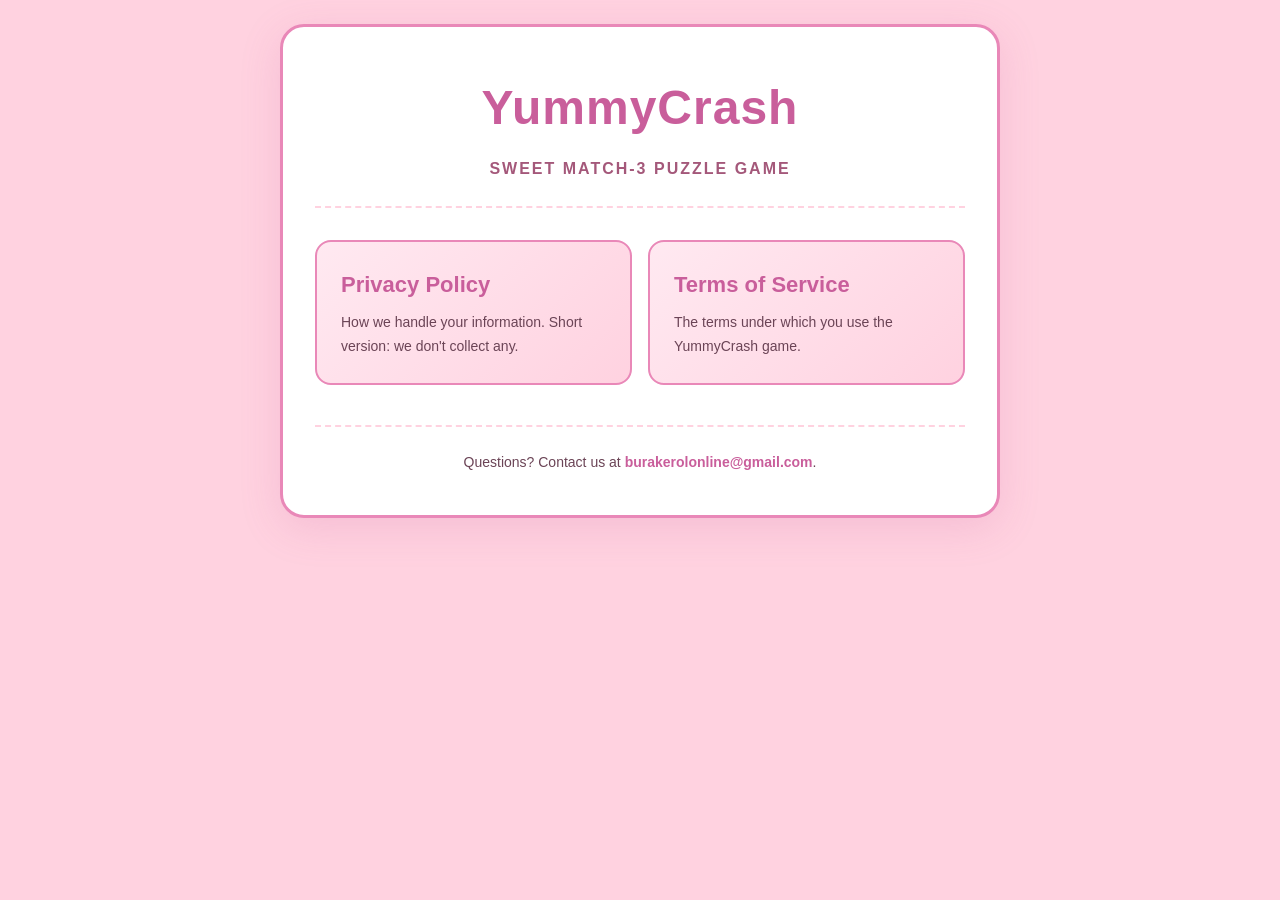
<file: index.html>
<!DOCTYPE html>
<html lang="en">
<head>
  <meta charset="UTF-8" />
  <meta name="viewport" content="width=device-width, initial-scale=1.0" />
  <title>YummyCrash — Legal</title>
  <meta name="description" content="Privacy Policy and Terms of Service for the YummyCrash mobile game." />
  <link rel="stylesheet" href="style.css" />
</head>
<body>
  <main class="container">
    <header class="hero">
      <h1>YummyCrash</h1>
      <p class="tagline">Sweet match-3 puzzle game</p>
    </header>

    <section class="cards">
      <a class="card" href="privacy.html">
        <h2>Privacy Policy</h2>
        <p>How we handle your information. Short version: we don't collect any.</p>
      </a>
      <a class="card" href="terms.html">
        <h2>Terms of Service</h2>
        <p>The terms under which you use the YummyCrash game.</p>
      </a>
    </section>

    <footer>
      <p>Questions? Contact us at <a href="mailto:burakerolonline@gmail.com">burakerolonline@gmail.com</a>.</p>
    </footer>
  </main>
</body>
</html>
</file>
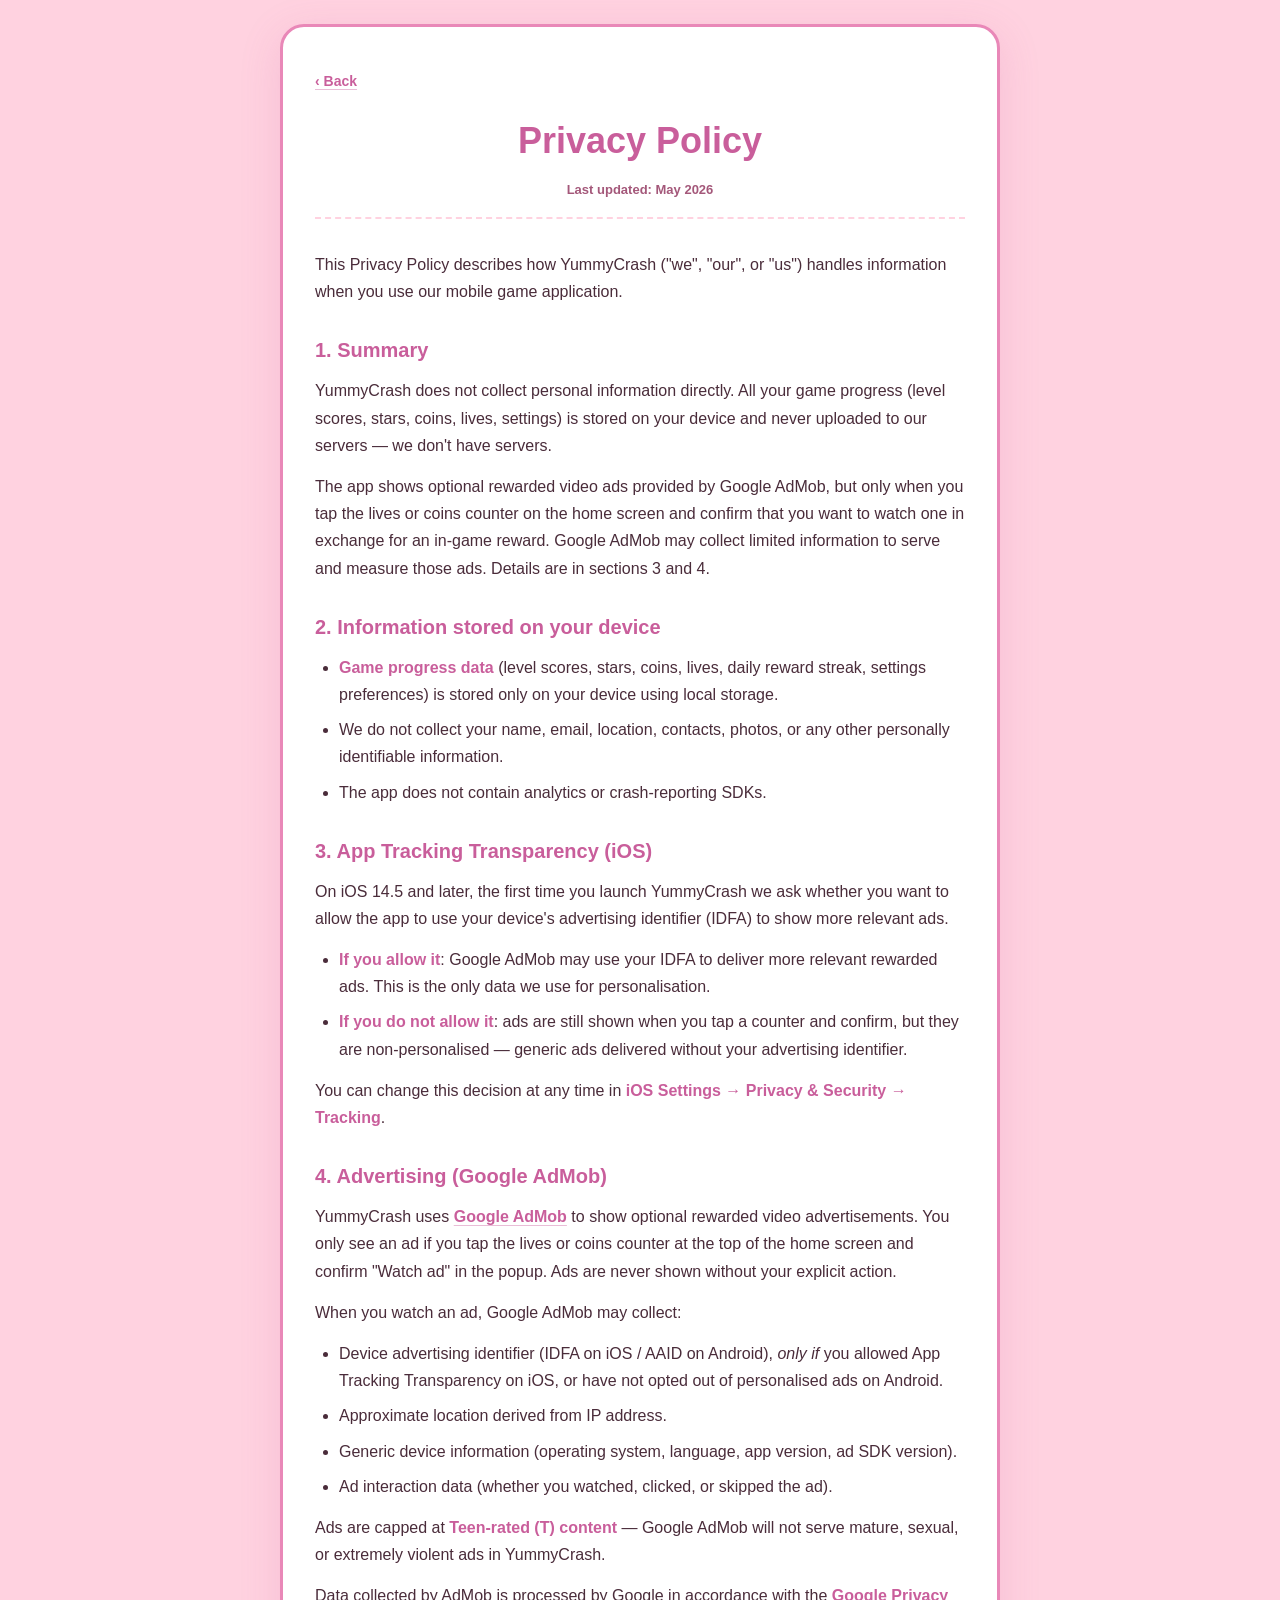
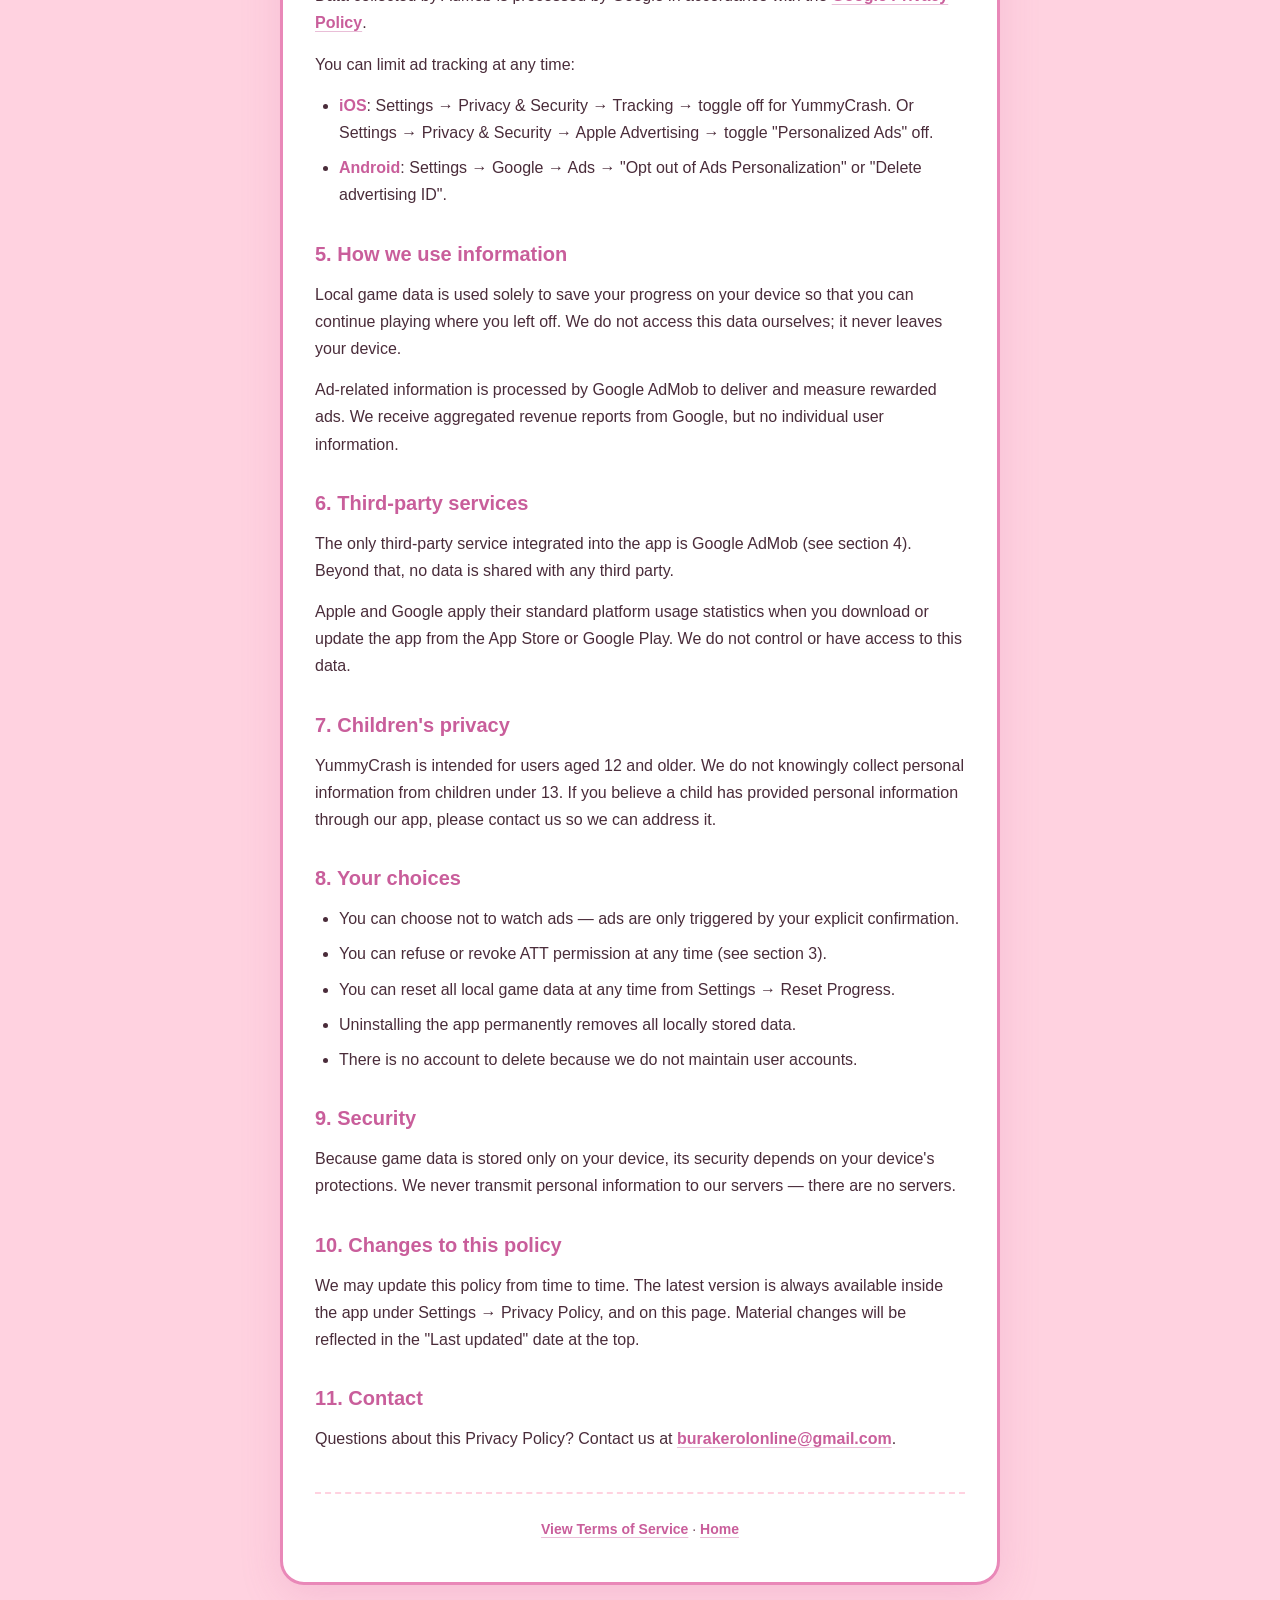
<file: privacy.html>
<!DOCTYPE html>
<html lang="en">
<head>
  <meta charset="UTF-8" />
  <meta name="viewport" content="width=device-width, initial-scale=1.0" />
  <title>Privacy Policy — YummyCrash</title>
  <meta name="description" content="Privacy Policy for the YummyCrash mobile game." />
  <link rel="stylesheet" href="style.css" />
</head>
<body>
  <main class="container legal">
    <a class="back" href="index.html">‹ Back</a>
    <h1>Privacy Policy</h1>
    <p class="updated">Last updated: May 2026</p>

    <p>
      This Privacy Policy describes how YummyCrash ("we", "our", or "us") handles
      information when you use our mobile game application.
    </p>

    <h2>1. Summary</h2>
    <p>
      YummyCrash does not collect personal information directly. All your game
      progress (level scores, stars, coins, lives, settings) is stored on your
      device and never uploaded to our servers — we don't have servers.
    </p>
    <p>
      The app shows optional rewarded video ads provided by Google AdMob, but
      only when you tap the lives or coins counter on the home screen and
      confirm that you want to watch one in exchange for an in-game reward.
      Google AdMob may collect limited information to serve and measure those
      ads. Details are in sections 3 and 4.
    </p>

    <h2>2. Information stored on your device</h2>
    <ul>
      <li><strong>Game progress data</strong> (level scores, stars, coins, lives, daily reward streak, settings preferences) is stored only on your device using local storage.</li>
      <li>We do not collect your name, email, location, contacts, photos, or any other personally identifiable information.</li>
      <li>The app does not contain analytics or crash-reporting SDKs.</li>
    </ul>

    <h2>3. App Tracking Transparency (iOS)</h2>
    <p>
      On iOS 14.5 and later, the first time you launch YummyCrash we ask
      whether you want to allow the app to use your device's advertising
      identifier (IDFA) to show more relevant ads.
    </p>
    <ul>
      <li><strong>If you allow it</strong>: Google AdMob may use your IDFA to deliver more relevant rewarded ads. This is the only data we use for personalisation.</li>
      <li><strong>If you do not allow it</strong>: ads are still shown when you tap a counter and confirm, but they are non-personalised — generic ads delivered without your advertising identifier.</li>
    </ul>
    <p>
      You can change this decision at any time in
      <strong>iOS Settings → Privacy &amp; Security → Tracking</strong>.
    </p>

    <h2>4. Advertising (Google AdMob)</h2>
    <p>
      YummyCrash uses <a href="https://admob.google.com/" target="_blank" rel="noopener">Google AdMob</a> to show optional rewarded video advertisements. You only see an ad if you tap the lives or coins counter at the top of the home screen and confirm "Watch ad" in the popup. Ads are never shown without your explicit action.
    </p>
    <p>
      When you watch an ad, Google AdMob may collect:
    </p>
    <ul>
      <li>Device advertising identifier (IDFA on iOS / AAID on Android), <em>only if</em> you allowed App Tracking Transparency on iOS, or have not opted out of personalised ads on Android.</li>
      <li>Approximate location derived from IP address.</li>
      <li>Generic device information (operating system, language, app version, ad SDK version).</li>
      <li>Ad interaction data (whether you watched, clicked, or skipped the ad).</li>
    </ul>
    <p>
      Ads are capped at <strong>Teen-rated (T) content</strong> — Google AdMob
      will not serve mature, sexual, or extremely violent ads in YummyCrash.
    </p>
    <p>
      Data collected by AdMob is processed by Google in accordance with the
      <a href="https://policies.google.com/privacy" target="_blank" rel="noopener">Google Privacy Policy</a>.
    </p>
    <p>
      You can limit ad tracking at any time:
    </p>
    <ul>
      <li><strong>iOS</strong>: Settings → Privacy &amp; Security → Tracking → toggle off for YummyCrash. Or Settings → Privacy &amp; Security → Apple Advertising → toggle "Personalized Ads" off.</li>
      <li><strong>Android</strong>: Settings → Google → Ads → "Opt out of Ads Personalization" or "Delete advertising ID".</li>
    </ul>

    <h2>5. How we use information</h2>
    <p>
      Local game data is used solely to save your progress on your device so that you
      can continue playing where you left off. We do not access this data ourselves;
      it never leaves your device.
    </p>
    <p>
      Ad-related information is processed by Google AdMob to deliver and measure
      rewarded ads. We receive aggregated revenue reports from Google, but no
      individual user information.
    </p>

    <h2>6. Third-party services</h2>
    <p>
      The only third-party service integrated into the app is Google AdMob (see
      section 4). Beyond that, no data is shared with any third party.
    </p>
    <p>
      Apple and Google apply their standard platform usage statistics when you
      download or update the app from the App Store or Google Play. We do not
      control or have access to this data.
    </p>

    <h2>7. Children's privacy</h2>
    <p>
      YummyCrash is intended for users aged 12 and older. We do not knowingly
      collect personal information from children under 13. If you believe a
      child has provided personal information through our app, please contact
      us so we can address it.
    </p>

    <h2>8. Your choices</h2>
    <ul>
      <li>You can choose not to watch ads — ads are only triggered by your explicit confirmation.</li>
      <li>You can refuse or revoke ATT permission at any time (see section 3).</li>
      <li>You can reset all local game data at any time from Settings → Reset Progress.</li>
      <li>Uninstalling the app permanently removes all locally stored data.</li>
      <li>There is no account to delete because we do not maintain user accounts.</li>
    </ul>

    <h2>9. Security</h2>
    <p>
      Because game data is stored only on your device, its security depends on your
      device's protections. We never transmit personal information to our servers —
      there are no servers.
    </p>

    <h2>10. Changes to this policy</h2>
    <p>
      We may update this policy from time to time. The latest version is always
      available inside the app under Settings → Privacy Policy, and on this page.
      Material changes will be reflected in the "Last updated" date at the top.
    </p>

    <h2>11. Contact</h2>
    <p>
      Questions about this Privacy Policy? Contact us at
      <a href="mailto:burakerolonline@gmail.com">burakerolonline@gmail.com</a>.
    </p>

    <footer>
      <a href="terms.html">View Terms of Service</a> · <a href="index.html">Home</a>
    </footer>
  </main>
</body>
</html>
</file>
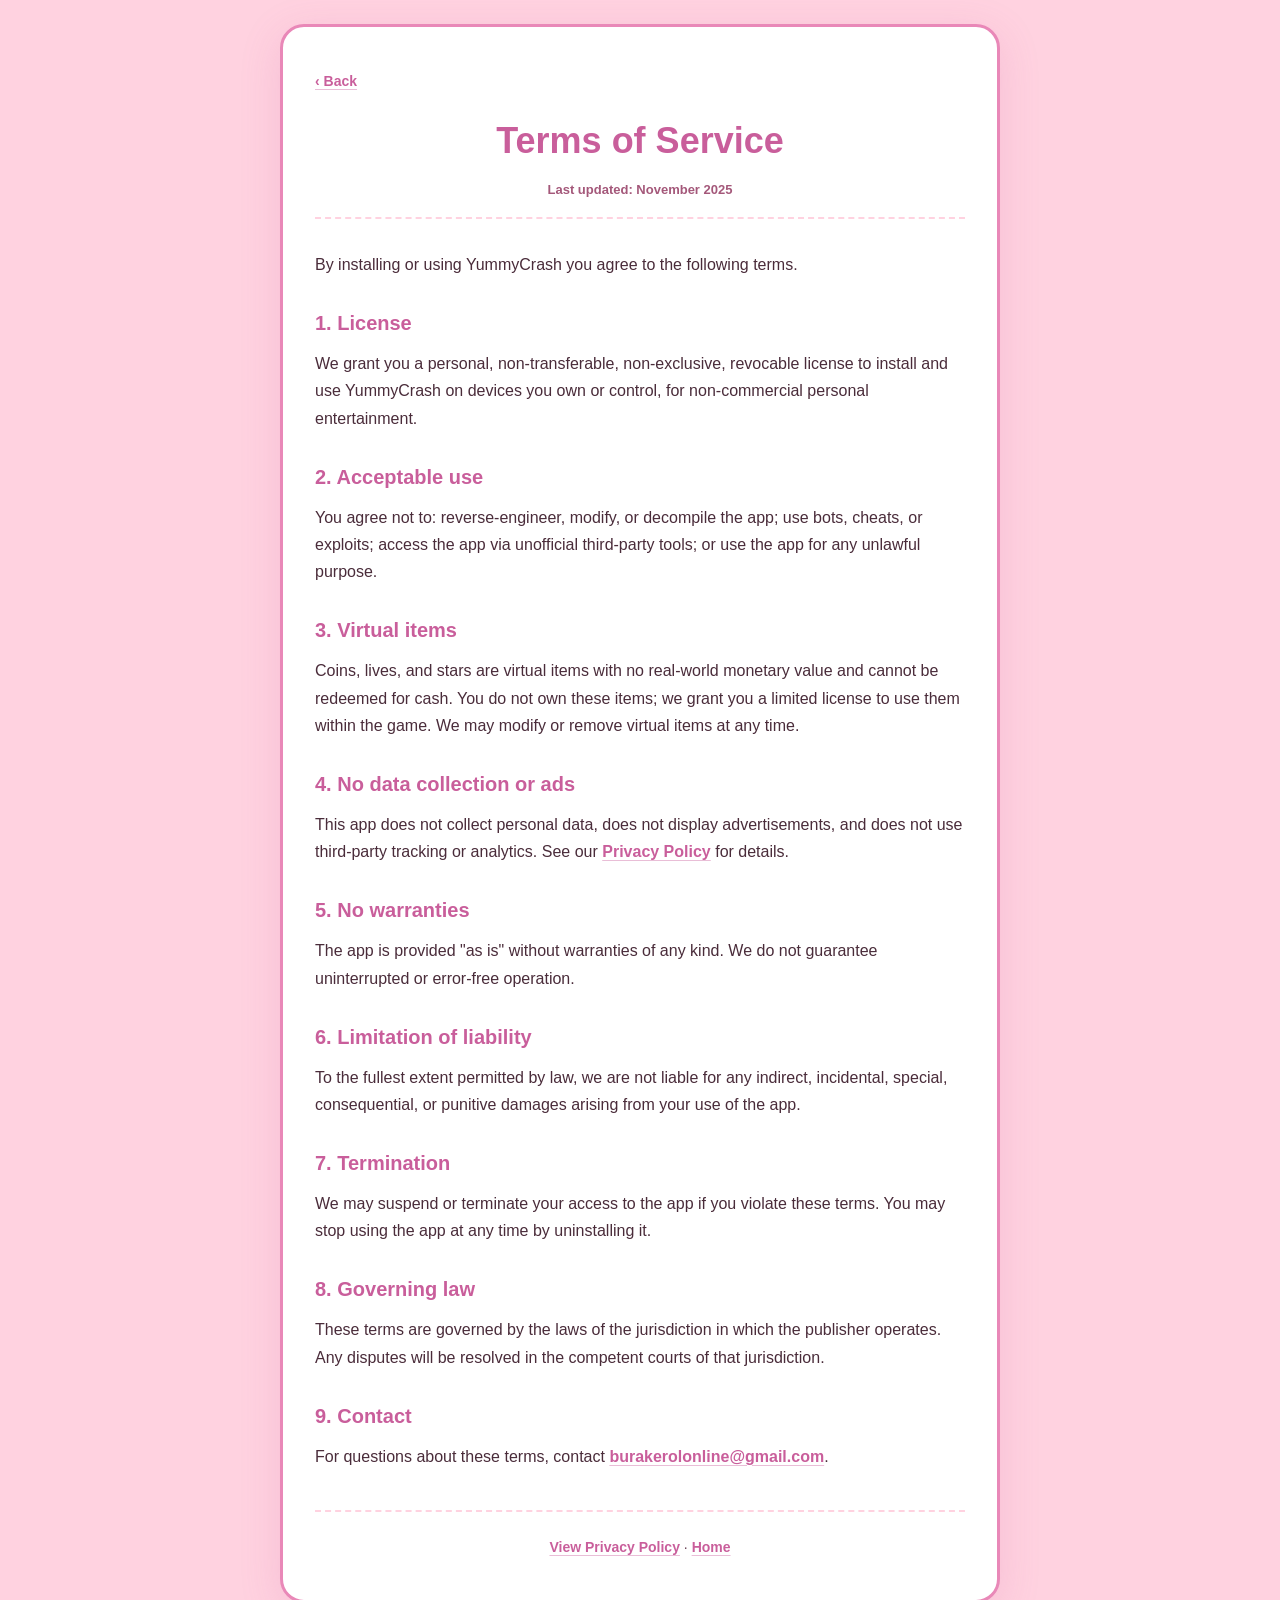
<file: terms.html>
<!DOCTYPE html>
<html lang="en">
<head>
  <meta charset="UTF-8" />
  <meta name="viewport" content="width=device-width, initial-scale=1.0" />
  <title>Terms of Service — YummyCrash</title>
  <meta name="description" content="Terms of Service for the YummyCrash mobile game." />
  <link rel="stylesheet" href="style.css" />
</head>
<body>
  <main class="container legal">
    <a class="back" href="index.html">‹ Back</a>
    <h1>Terms of Service</h1>
    <p class="updated">Last updated: November 2025</p>

    <p>By installing or using YummyCrash you agree to the following terms.</p>

    <h2>1. License</h2>
    <p>
      We grant you a personal, non-transferable, non-exclusive, revocable license
      to install and use YummyCrash on devices you own or control, for
      non-commercial personal entertainment.
    </p>

    <h2>2. Acceptable use</h2>
    <p>
      You agree not to: reverse-engineer, modify, or decompile the app; use bots,
      cheats, or exploits; access the app via unofficial third-party tools; or use
      the app for any unlawful purpose.
    </p>

    <h2>3. Virtual items</h2>
    <p>
      Coins, lives, and stars are virtual items with no real-world monetary value
      and cannot be redeemed for cash. You do not own these items; we grant you a
      limited license to use them within the game. We may modify or remove virtual
      items at any time.
    </p>

    <h2>4. No data collection or ads</h2>
    <p>
      This app does not collect personal data, does not display advertisements,
      and does not use third-party tracking or analytics. See our
      <a href="privacy.html">Privacy Policy</a> for details.
    </p>

    <h2>5. No warranties</h2>
    <p>
      The app is provided "as is" without warranties of any kind. We do not
      guarantee uninterrupted or error-free operation.
    </p>

    <h2>6. Limitation of liability</h2>
    <p>
      To the fullest extent permitted by law, we are not liable for any indirect,
      incidental, special, consequential, or punitive damages arising from your
      use of the app.
    </p>

    <h2>7. Termination</h2>
    <p>
      We may suspend or terminate your access to the app if you violate these
      terms. You may stop using the app at any time by uninstalling it.
    </p>

    <h2>8. Governing law</h2>
    <p>
      These terms are governed by the laws of the jurisdiction in which the
      publisher operates. Any disputes will be resolved in the competent courts
      of that jurisdiction.
    </p>

    <h2>9. Contact</h2>
    <p>
      For questions about these terms, contact
      <a href="mailto:burakerolonline@gmail.com">burakerolonline@gmail.com</a>.
    </p>

    <footer>
      <a href="privacy.html">View Privacy Policy</a> · <a href="index.html">Home</a>
    </footer>
  </main>
</body>
</html>
</file>
<file: style.css>
/* YummyCrash legal pages — candy-themed minimal style */

* {
  box-sizing: border-box;
  margin: 0;
  padding: 0;
}

html {
  scroll-behavior: smooth;
}

body {
  font-family: -apple-system, BlinkMacSystemFont, "Segoe UI", Roboto, "Helvetica Neue", Arial, sans-serif;
  background: #ffd2e0;
  color: #4a2c3a;
  line-height: 1.7;
  min-height: 100vh;
  padding: 24px 16px;
}

.container {
  max-width: 720px;
  margin: 0 auto;
  background: #ffffff;
  border-radius: 24px;
  padding: 40px 32px;
  box-shadow: 0 10px 40px rgba(201, 94, 155, 0.18);
  border: 3px solid #e988b8;
}

/* Home page hero */
.hero {
  text-align: center;
  margin-bottom: 32px;
  padding-bottom: 24px;
  border-bottom: 2px dashed #ffd2e0;
}

.hero h1 {
  font-size: 48px;
  font-weight: 900;
  color: #c95e9b;
  letter-spacing: 1px;
  margin-bottom: 6px;
}

.hero .tagline {
  color: #a4587a;
  font-size: 16px;
  font-weight: 600;
  letter-spacing: 2px;
  text-transform: uppercase;
}

/* Home page cards */
.cards {
  display: grid;
  grid-template-columns: 1fr;
  gap: 16px;
  margin-bottom: 32px;
}

@media (min-width: 600px) {
  .cards {
    grid-template-columns: 1fr 1fr;
  }
}

.card {
  display: block;
  background: linear-gradient(135deg, #ffe9f1 0%, #ffd2e0 100%);
  border: 2px solid #e988b8;
  border-radius: 16px;
  padding: 24px;
  text-decoration: none;
  color: inherit;
  transition: transform 0.15s ease, box-shadow 0.15s ease;
}

.card:hover {
  transform: translateY(-3px);
  box-shadow: 0 6px 20px rgba(201, 94, 155, 0.25);
}

.card h2 {
  color: #c95e9b;
  font-size: 22px;
  font-weight: 900;
  margin-bottom: 8px;
}

.card p {
  color: #6b4456;
  font-size: 14px;
}

/* Legal pages */
.legal h1 {
  font-size: 36px;
  font-weight: 900;
  color: #c95e9b;
  margin-bottom: 8px;
  text-align: center;
}

.legal .updated {
  text-align: center;
  color: #a4587a;
  font-size: 13px;
  font-weight: 600;
  margin-bottom: 32px;
  padding-bottom: 16px;
  border-bottom: 2px dashed #ffd2e0;
}

.legal h2 {
  color: #c95e9b;
  font-size: 20px;
  font-weight: 900;
  margin-top: 28px;
  margin-bottom: 10px;
}

.legal p {
  margin-bottom: 14px;
  color: #4a2c3a;
}

.legal strong {
  color: #c95e9b;
  font-weight: 800;
}

.legal ul {
  margin-bottom: 14px;
  padding-left: 24px;
}

.legal li {
  margin-bottom: 8px;
}

.legal a {
  color: #c95e9b;
  font-weight: 600;
  text-decoration: underline;
  text-decoration-color: rgba(201, 94, 155, 0.4);
  text-underline-offset: 3px;
}

.legal a:hover {
  text-decoration-color: #c95e9b;
}

.back {
  display: inline-block;
  margin-bottom: 16px;
  color: #c95e9b;
  text-decoration: none;
  font-weight: 700;
  font-size: 14px;
}

.back:hover {
  text-decoration: underline;
}

footer {
  margin-top: 40px;
  padding-top: 24px;
  border-top: 2px dashed #ffd2e0;
  text-align: center;
  font-size: 14px;
  color: #6b4456;
}

footer a {
  color: #c95e9b;
  text-decoration: none;
  font-weight: 600;
}

footer a:hover {
  text-decoration: underline;
}

@media (max-width: 480px) {
  body {
    padding: 12px 8px;
  }
  .container {
    padding: 28px 20px;
    border-radius: 18px;
  }
  .hero h1 {
    font-size: 36px;
  }
  .legal h1 {
    font-size: 28px;
  }
}
</file>
